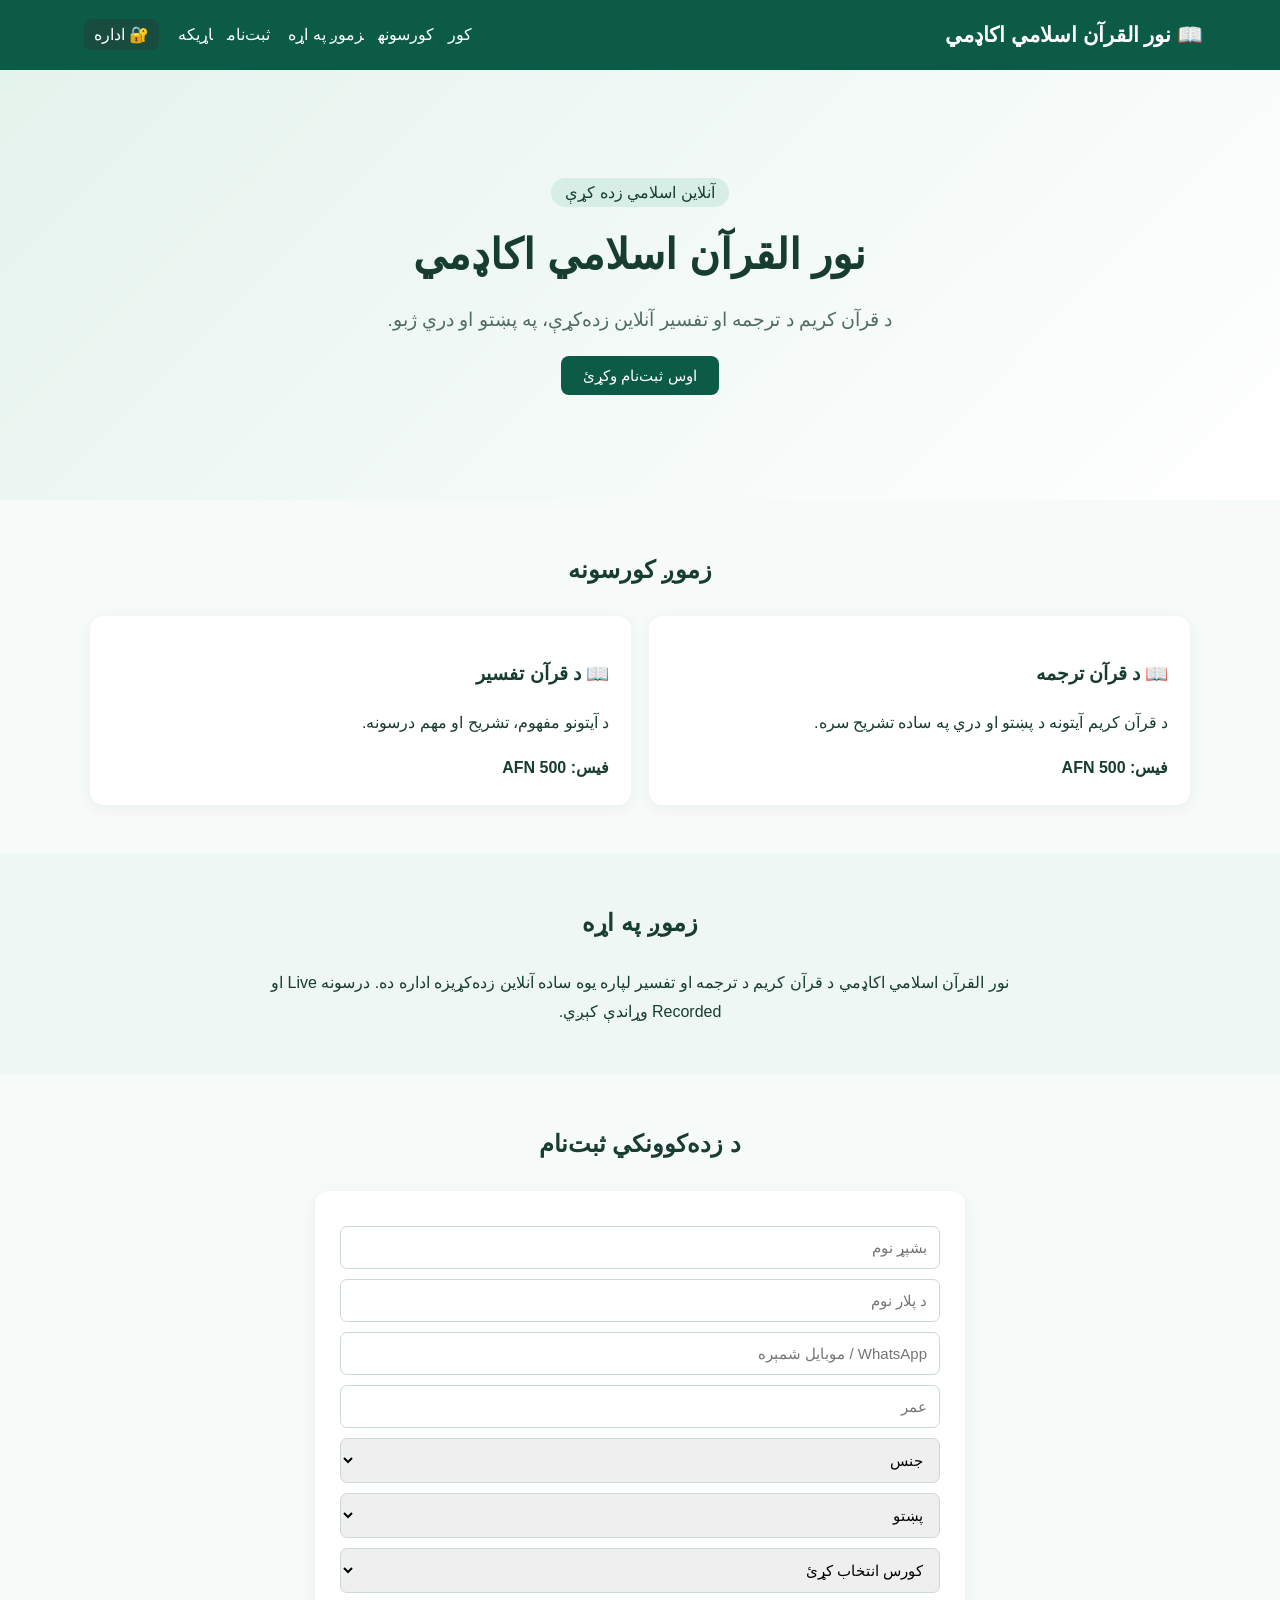
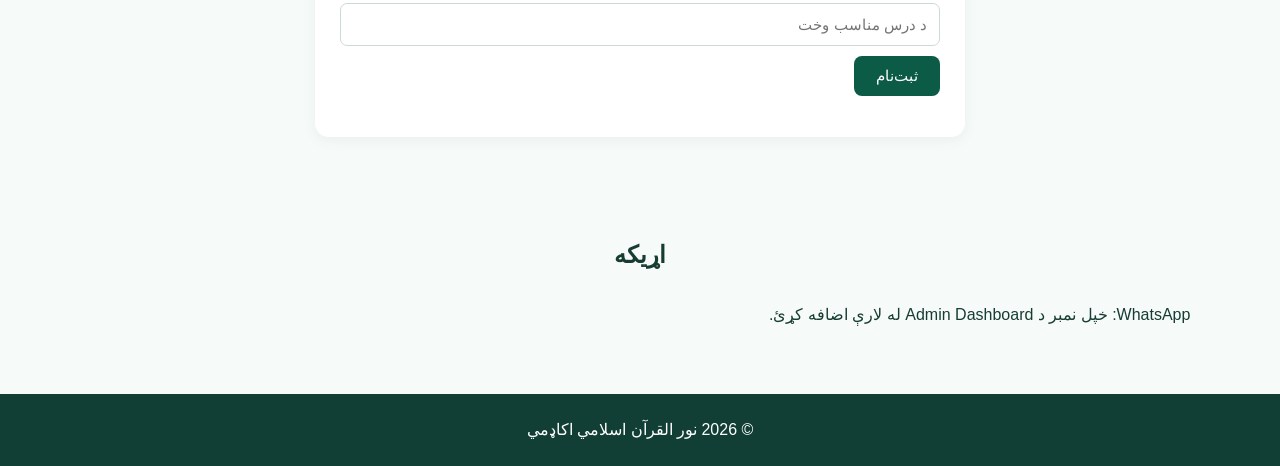
<file: index.html>
<!doctype html>
<html lang="ps" dir="rtl">
<head>
<meta charset="utf-8"><meta name="viewport" content="width=device-width,initial-scale=1">
<title>نور القرآن اسلامي اکاډمي</title>
<link rel="stylesheet" href="style.css">
</head>
<body>
<header>
  <div class="brand">📖 <span id="academyName">نور القرآن اسلامي اکاډمي</span></div>
  <nav>
    <a href="#home">کور</a><a href="#courses">کورسونه</a><a href="#about">زموږ په اړه</a>
    <a href="#register">ثبت‌نام</a><a href="#contact">اړیکه</a>
    <a class="login" href="admin.html">🔐 اداره</a>
  </nav>
</header>
<main>
<section id="home" class="hero">
  <div>
    <span class="badge">آنلاین اسلامي زده کړې</span>
    <h1 id="heroTitle">نور القرآن اسلامي اکاډمي سنتر</h1>
    <p id="heroText">د قرآن کریم د ترجمه او تفسیر آنلاین زده‌کړې، په پښتو او دري ژبو.</p>
    <a class="btn" href="#register">اوس ثبت‌نام وکړئ</a>
  </div>
</section>
<section id="courses">
<h2>زموږ کورسونه</h2><div id="courseList" class="cards"></div>
</section>
<section id="about" class="about">
<h2>زموږ په اړه</h2><p id="aboutText">نور القرآن اسلامي اکاډمي د قرآن کریم د ترجمه او تفسیر لپاره یوه ساده آنلاین زده‌کړیزه اداره ده. درسونه Live او Recorded وړاندې کېږي.</p>
</section>
<section id="register">
<h2>د زده‌کوونکي ثبت‌نام</h2>
<form id="registrationForm" class="form">
<input name="name" required placeholder="بشپړ نوم">
<input name="father" placeholder="د پلار نوم">
<input name="phone" required placeholder="WhatsApp / موبایل شمېره">
<input name="age" type="number" min="5" max="100" placeholder="عمر">
<select name="gender"><option value="">جنس</option><option>نارینه</option><option>ښځینه</option></select>
<select name="language"><option>پښتو</option><option>دري</option></select>
<select name="course" id="courseSelect" required></select>
<input name="time" placeholder="د درس مناسب وخت">
<button class="btn" type="submit">ثبت‌نام</button>
<p id="formMessage" class="message"></p>
</form>
</section>
<section id="contact">
<h2>اړیکه</h2><p id="contactText">WhatsApp: خپل نمبر د Admin Dashboard له لارې اضافه کړئ.</p>
</section>
</main>
<footer>© <span id="year"></span> نور القرآن اسلامي اکاډمي</footer>
<script src="app.js"></script>
</body></html>
</file>
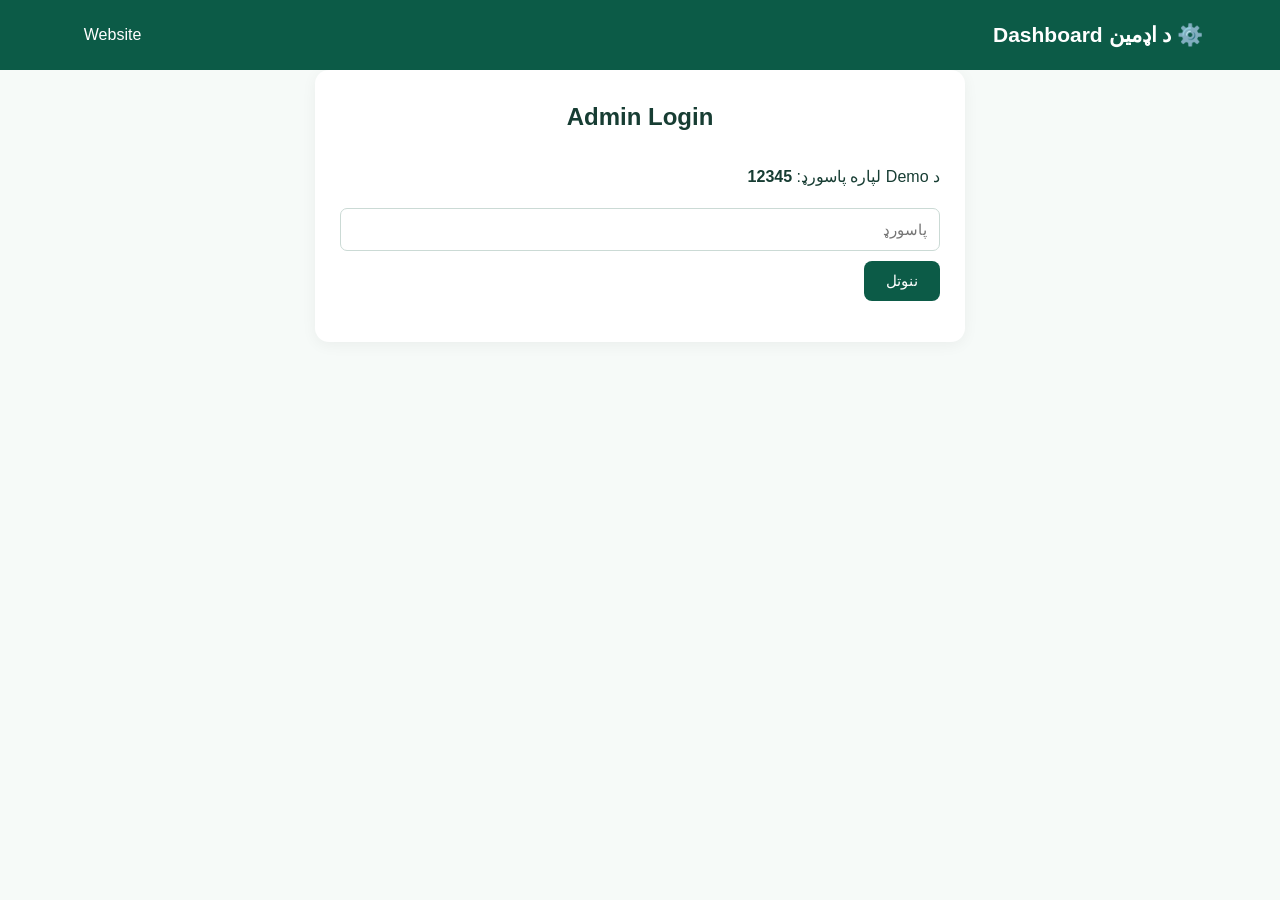
<file: admin.html>
<!doctype html>
<html lang="ps" dir="rtl">
<head><meta charset="utf-8"><meta name="viewport" content="width=device-width,initial-scale=1">
<title>Admin Dashboard - نور القرآن</title><link rel="stylesheet" href="style.css"></head>
<body>
<header><div class="brand">⚙️ د اډمین Dashboard</div><nav><a href="index.html">Website</a></nav></header>
<main class="dashboard">
<section id="loginBox" class="form">
<h2>Admin Login</h2><p>د Demo لپاره پاسورډ: <b>12345</b></p>
<input id="adminPass" type="password" placeholder="پاسورډ"><button class="btn" onclick="login()">ننوتل</button><p id="loginMsg"></p>
</section>
<section id="panel" style="display:none">
<div class="tabs">
<button onclick="showTab('settings')">د اکاډمۍ معلومات</button>
<button onclick="showTab('coursesTab')">کورسونه</button>
<button onclick="showTab('students')">زده‌کوونکي</button>
</div>
<div id="settings" class="tab">
<h2>د اکاډمۍ معلومات</h2>
<div class="form">
<input id="sName" placeholder="د اکاډمۍ نوم">
<textarea id="sHero" placeholder="د Home متن"></textarea>
<textarea id="sAbout" placeholder="د اکاډمۍ په اړه"></textarea>
<input id="sContact" placeholder="WhatsApp / اړیکه">
<button class="btn" onclick="saveSettings()">ذخیره</button><p id="saveMsg"></p>
</div></div>
<div id="coursesTab" class="tab" style="display:none">
<h2>کورسونه</h2>
<div class="form">
<input id="cTitle" placeholder="د کورس نوم">
<input id="cDesc" placeholder="لنډه تشریح">
<input id="cFee" placeholder="میاشتنی فیس، مثال: 500 AFN">
<input id="cLive" placeholder="Live Class لینک (اختیاري)">
<input id="cVideo" placeholder="Recorded درس لینک (اختیاري)">
<button class="btn" onclick="addCourse()">کورس اضافه کړئ</button>
</div><div id="adminCourses" class="cards"></div>
</div>
<div id="students" class="tab" style="display:none">
<h2>ثبت شوي زده‌کوونکي</h2><button class="btn" onclick="exportStudents()">CSV ډاونلوډ</button>
<div id="studentTable" class="tableWrap"></div>
</div>
</section></main>
<script src="admin.js"></script></body></html>
</file>
<file: style.css>
*{box-sizing:border-box}body{margin:0;font-family:Arial,Tahoma,sans-serif;background:#f6faf8;color:#173d33;line-height:1.8}header{background:#0c5b47;color:#fff;padding:16px 6%;display:flex;justify-content:space-between;align-items:center;gap:15px;position:sticky;top:0;z-index:3}.brand{font-size:21px;font-weight:bold}nav a{color:#fff;text-decoration:none;margin:0 7px}.login{background:#174c3e;padding:7px 10px;border-radius:7px}.hero{min-height:430px;display:flex;align-items:center;justify-content:center;text-align:center;padding:60px 7%;background:linear-gradient(135deg,#e5f3ed,#fff)}.hero h1{font-size:42px;margin:10px}.hero p{font-size:19px;color:#506c64;max-width:700px;margin:10px auto 25px}.badge{background:#d6eee5;padding:6px 14px;border-radius:20px}.btn{background:#0c5b47;color:#fff;border:0;border-radius:8px;padding:11px 22px;cursor:pointer;text-decoration:none;font-size:15px}.btn:hover{opacity:.9}section{padding:48px 7%}h2{text-align:center;margin:0 0 25px}.cards{display:grid;grid-template-columns:repeat(auto-fit,minmax(220px,1fr));gap:18px}.card{background:#fff;padding:22px;border-radius:14px;box-shadow:0 3px 15px #0000000d}.about{text-align:center;background:#eef7f3}.about p{max-width:800px;margin:auto}.form{max-width:650px;margin:auto;background:#fff;padding:25px;border-radius:14px;box-shadow:0 3px 15px #0000000d}.form input,.form select,.form textarea{display:block;width:100%;padding:12px;margin:10px 0;border:1px solid #cbdad5;border-radius:7px;font-size:15px}.form textarea{min-height:90px}.message{font-weight:bold}.dashboard{min-height:85vh}.tabs{text-align:center;margin:20px}.tabs button{padding:10px;margin:4px;border:0;border-radius:7px;cursor:pointer}.tableWrap{overflow:auto;background:#fff;border-radius:10px;padding:10px}table{width:100%;border-collapse:collapse}th,td{border-bottom:1px solid #ddd;padding:9px;text-align:right}.smallbtn{padding:5px 8px;border:0;border-radius:5px;cursor:pointer}.danger{background:#f4d5d5}.courseLink{display:inline-block;margin:5px 3px;padding:5px 8px;background:#e5f3ed;border-radius:5px;text-decoration:none;color:#174c3e}footer{text-align:center;background:#123f35;color:#fff;padding:22px}@media(max-width:750px){header{display:block;text-align:center}nav{margin-top:8px}.hero h1{font-size:31px}}
</file>
